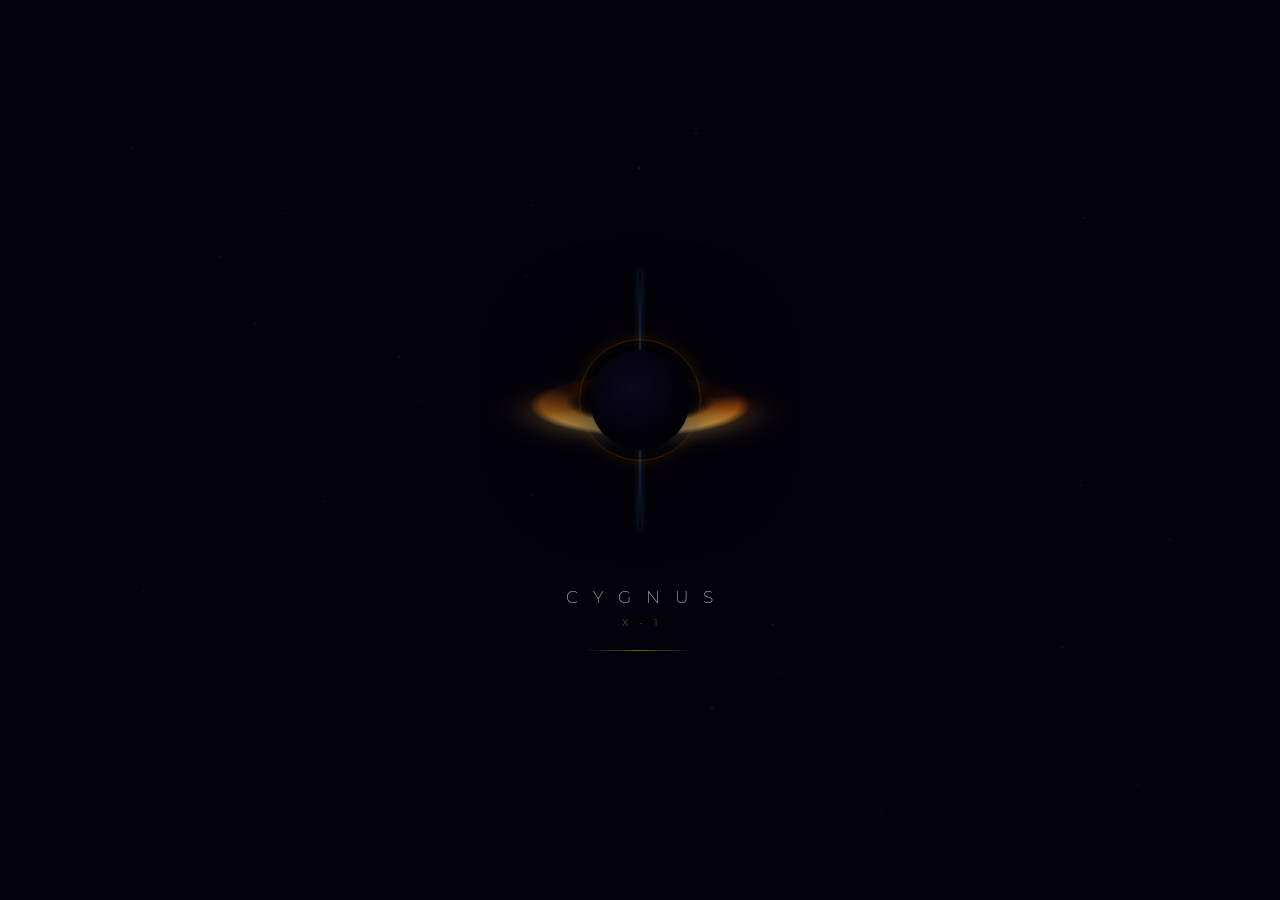
<file: index.html>
<!DOCTYPE html>
<html lang="pt-BR">
<head>
<meta charset="UTF-8">
<meta name="viewport" content="width=device-width, initial-scale=1.0">
<title>Cygnus</title>
<link href="https://fonts.googleapis.com/css2?family=Montserrat:wght@100;200;300&display=swap" rel="stylesheet">
<style>
  * { margin:0; padding:0; box-sizing:border-box; }
  html, body { width:100%; height:100%; background:#03020A; overflow:hidden; font-family:'Montserrat',sans-serif; }

  /* ══ STARFIELD ══ */
  .starfield { position:fixed; inset:0; z-index:0; pointer-events:none; }

  /* ══ BARRAS CINEMÁTICAS ══ */
  .bar { position:fixed; left:0; right:0; background:#03020A; z-index:10; }
  .bar-top    { top:0;    height:50vh; animation:openTop 1.8s cubic-bezier(0.77,0,0.18,1) 0.3s forwards; }
  .bar-bottom { bottom:0; height:50vh; animation:openBot 1.8s cubic-bezier(0.77,0,0.18,1) 0.3s forwards; }
  @keyframes openTop { to { height:9vh; } }
  @keyframes openBot { to { height:9vh; } }

  /* ══ SCANLINES ══ */
  .scanlines {
    position:fixed; inset:0; z-index:3; pointer-events:none;
    background:repeating-linear-gradient(
      to bottom,
      transparent 0px, transparent 3px,
      rgba(0,0,0,0.055) 3px, rgba(0,0,0,0.055) 4px
    );
  }

  /* ══ LAYOUT CENTRAL ══ */
  .center {
    position:fixed; inset:0; z-index:5;
    display:flex; flex-direction:column;
    align-items:center; justify-content:center;
  }

  /* ══ SISTEMA DO BURACO NEGRO ══ */
  .bh-system {
    position:relative;
    width:300px; height:300px;
    display:flex; align-items:center; justify-content:center;
    margin-bottom:36px;
    opacity:0;
    animation:fadeIn 1s ease 1.6s forwards;
  }
  @keyframes fadeIn { to { opacity:1; } }

  /* ── Jatos relativísticos ── */
  .jet {
    position:absolute;
    left:50%; transform:translateX(-50%);
    width:2px;
    opacity:0;
    animation:fadeIn 1.2s ease 2.4s forwards;
    z-index:1;
  }
  .jet-top {
    bottom:50%; height:130px;
    background:linear-gradient(to top, rgba(130,185,255,0.7) 0%, rgba(100,160,255,0.2) 60%, transparent 100%);
    box-shadow:0 0 6px rgba(130,185,255,0.4);
  }
  .jet-bottom {
    top:50%; height:130px;
    background:linear-gradient(to bottom, rgba(130,185,255,0.7) 0%, rgba(100,160,255,0.2) 60%, transparent 100%);
    box-shadow:0 0 6px rgba(130,185,255,0.4);
  }

  /* ── Disco de acreção — camada de glow ── */
  .disk-glow-wrap {
    position:absolute;
    width:290px; height:290px;
    transform:perspective(600px) rotateX(74deg) rotateZ(0deg);
    animation:diskSpin 8s linear 1.6s infinite;
    filter:blur(18px);
    opacity:0.5;
  }

  /* ── Disco de acreção — principal ── */
  .disk-wrap {
    position:absolute;
    width:270px; height:270px;
    transform:perspective(600px) rotateX(74deg) rotateZ(0deg);
    animation:diskSpin 8s linear 1.6s infinite;
  }

  @keyframes diskSpin {
    from { transform:perspective(600px) rotateX(74deg) rotateZ(0deg); }
    to   { transform:perspective(600px) rotateX(74deg) rotateZ(360deg); }
  }

  /* Conic-gradient simula o beaming relativístico (um lado mais brilhante) */
  .disk {
    width:100%; height:100%;
    border-radius:50%;
    background:conic-gradient(from 80deg,
      rgba(255,55,0,0.07)   0%,
      rgba(255,120,15,0.5)  8%,
      rgba(255,185,70,0.88) 17%,
      rgba(255,235,170,1)   23%,
      rgba(255,255,220,1)   27%,
      rgba(255,210,110,0.85)36%,
      rgba(255,140,25,0.48) 46%,
      rgba(210,60,0,0.12)   60%,
      rgba(150,35,0,0.05)   78%,
      rgba(255,55,0,0.07)   100%
    );
    -webkit-mask:radial-gradient(circle at center,
      transparent 0%, transparent 33%,
      black 39%, black 51%,
      transparent 57%, transparent 100%
    );
    mask:radial-gradient(circle at center,
      transparent 0%, transparent 33%,
      black 39%, black 51%,
      transparent 57%, transparent 100%
    );
  }

  /* ── Anel fotônico (photon sphere) ── */
  .photon-ring {
    position:absolute;
    width:122px; height:122px;
    border-radius:50%;
    border:1.5px solid rgba(255,155,35,0.32);
    box-shadow:
      0 0 16px rgba(255,130,15,0.22),
      inset 0 0 10px rgba(255,130,15,0.12);
    z-index:3;
    opacity:0;
    animation:fadeIn 0.7s ease 2.0s forwards;
  }

  /* ── Pulsos de raio-X ── */
  .xray-pulse {
    position:absolute;
    width:100px; height:100px;
    border-radius:50%;
    border:1px solid rgba(140,200,255,0.55);
    z-index:2;
    opacity:0;
    animation:xpulse 3.2s ease-out infinite;
  }
  .xray-pulse:nth-child(1) { animation-delay:2.6s; }
  .xray-pulse:nth-child(2) { animation-delay:3.7s; }
  .xray-pulse:nth-child(3) { animation-delay:4.8s; }

  @keyframes xpulse {
    0%   { transform:scale(1);   opacity:0.8; border-color:rgba(140,200,255,0.55); }
    100% { transform:scale(3.8); opacity:0;   border-color:rgba(140,200,255,0); }
  }

  /* ── Horizonte de eventos ── */
  .event-horizon {
    position:absolute;
    width:100px; height:100px;
    border-radius:50%;
    background:radial-gradient(circle at 42% 38%, #0c0820 0%, #020109 55%, #000 100%);
    box-shadow:0 0 50px rgba(0,0,0,1), 0 0 100px rgba(0,0,0,0.9);
    z-index:4;
    display:flex; align-items:center; justify-content:center;
  }

  /* ── Logo ── */
  .logo-wrap {
    width:68px; height:68px;
    border-radius:15px;
    overflow:hidden;
    position:relative;
  }
  .logo-img {
    width:68px; height:68px;
    border-radius:15px;
    object-fit:contain;
    display:block;
    opacity:0;
    clip-path:circle(0% at 50% 50%);
    animation:irisReveal 1.1s cubic-bezier(0.4,0,0.2,1) 2.2s forwards;
  }
  @keyframes irisReveal {
    0%   { opacity:1; clip-path:circle(0% at 50% 50%);
           filter:brightness(0) drop-shadow(0 0 0 rgba(245,197,24,0)); }
    50%  { clip-path:circle(62% at 50% 50%);
           filter:brightness(0.55) drop-shadow(0 0 14px rgba(245,197,24,0.35)); }
    100% { clip-path:circle(150% at 50% 50%);
           filter:brightness(1) drop-shadow(0 0 24px rgba(245,197,24,0.6)); }
  }

  /* Flash no reveal */
  .logo-flash {
    position:absolute; inset:0; border-radius:15px;
    background:#fff; opacity:0;
    animation:flash 0.32s ease 2.2s forwards;
  }
  @keyframes flash { 0%{opacity:0.5} 100%{opacity:0} }

  /* Sweep de luz */
  .logo-sweep {
    position:absolute; inset:0;
    background:linear-gradient(110deg, transparent 22%, rgba(255,255,255,0.48) 50%, transparent 78%);
    transform:translateX(-160%);
    animation:sweep 0.6s ease 3.4s forwards;
  }
  @keyframes sweep { to { transform:translateX(160%); } }

  /* ══ NOME ══ */
  .brand-letters {
    display:flex; gap:14px;
    align-items:center;
    margin-bottom:10px;
  }
  .brand-letters span {
    font-weight:200;
    font-size:1.08rem;
    letter-spacing:0.05em;
    color:rgba(255,255,255,0.78);
    opacity:0;
    transform:translateY(7px);
    animation:letterUp 0.5s cubic-bezier(0.22,1,0.36,1) forwards;
  }
  .brand-letters span:nth-child(1){animation-delay:3.55s}
  .brand-letters span:nth-child(2){animation-delay:3.68s}
  .brand-letters span:nth-child(3){animation-delay:3.81s}
  .brand-letters span:nth-child(4){animation-delay:3.94s}
  .brand-letters span:nth-child(5){animation-delay:4.07s}
  .brand-letters span:nth-child(6){animation-delay:4.20s}
  @keyframes letterUp { to { opacity:1; transform:translateY(0); } }

  /* ── Tag X-1 ── */
  .x1-tag {
    font-weight:300;
    font-size:0.6rem;
    letter-spacing:0.4em;
    text-indent:0.4em;
    color:rgba(255,155,40,0.5);
    margin-bottom:22px;
    opacity:0;
    animation:letterUp 0.7s ease 4.45s forwards;
  }

  /* ── Linha decorativa ── */
  .brand-line {
    width:0; height:1px;
    background:linear-gradient(90deg, transparent, rgba(245,197,24,0.45), transparent);
    animation:lineGrow 1s ease 4.4s forwards;
  }
  @keyframes lineGrow { to { width:110px; } }

  /* ══ SAÍDA ══ */
  body.exiting { animation:exitPage 0.65s ease forwards; }
  @keyframes exitPage { to { opacity:0; transform:scale(1.04); } }
</style>
</head>
<body>

<div class="starfield" id="starfield"></div>
<div class="scanlines"></div>
<div class="bar bar-top"></div>
<div class="bar bar-bottom"></div>

<div class="center">
  <div class="bh-system">

    <!-- Jatos relativísticos -->
    <div class="jet jet-top"></div>
    <div class="jet jet-bottom"></div>

    <!-- Disco de acreção com glow -->
    <div class="disk-glow-wrap"><div class="disk"></div></div>
    <div class="disk-wrap"><div class="disk"></div></div>

    <!-- Pulsos de raio-X -->
    <div class="xray-pulse"></div>
    <div class="xray-pulse"></div>
    <div class="xray-pulse"></div>

    <!-- Anel fotônico -->
    <div class="photon-ring"></div>

    <!-- Horizonte de eventos + logo -->
    <div class="event-horizon">
      <div class="logo-wrap">
        <img class="logo-img" src="assets/images/logo.png" alt="Cygnus">
        <div class="logo-flash"></div>
        <div class="logo-sweep"></div>
      </div>
    </div>

  </div>

  <div class="brand-letters">
    <span>C</span><span>Y</span><span>G</span><span>N</span><span>U</span><span>S</span>
  </div>
  <div class="x1-tag">X - 1</div>
  <div class="brand-line"></div>
</div>

<script src="js/utils/storage.js"></script>
<script>
/* ══ Starfield ══ */
(function () {
  const sf  = document.getElementById('starfield');
  const css = document.createElement('style');
  css.textContent = '@keyframes tw{from{opacity:var(--lo)}to{opacity:var(--hi)}}';
  document.head.appendChild(css);
  for (let i = 0; i < 160; i++) {
    const s  = document.createElement('div');
    const sz = (Math.random() * 1.8 + 0.25).toFixed(2);
    const lo = (Math.random() * 0.07 + 0.02).toFixed(2);
    const hi = (Math.random() * 0.5  + 0.08).toFixed(2);
    s.style.cssText = [
      'position:absolute', 'border-radius:50%', 'background:#fff',
      `width:${sz}px`, `height:${sz}px`,
      `left:${(Math.random() * 100).toFixed(2)}%`,
      `top:${(Math.random()  * 100).toFixed(2)}%`,
      `--lo:${lo}`, `--hi:${hi}`, `opacity:${lo}`,
      `animation:tw ${(Math.random() * 4 + 2.5).toFixed(1)}s ease-in-out `
        + `${(Math.random() * 6).toFixed(1)}s infinite alternate`,
    ].join(';');
    sf.appendChild(s);
  }
})();

/* ══ Redirect ══ */
setTimeout(() => {
  document.body.classList.add('exiting');
  setTimeout(() => {
    window.location.href = 'disclaimer.html';
  }, 620);
}, 5500);
</script>
</body>
</html>
</file>
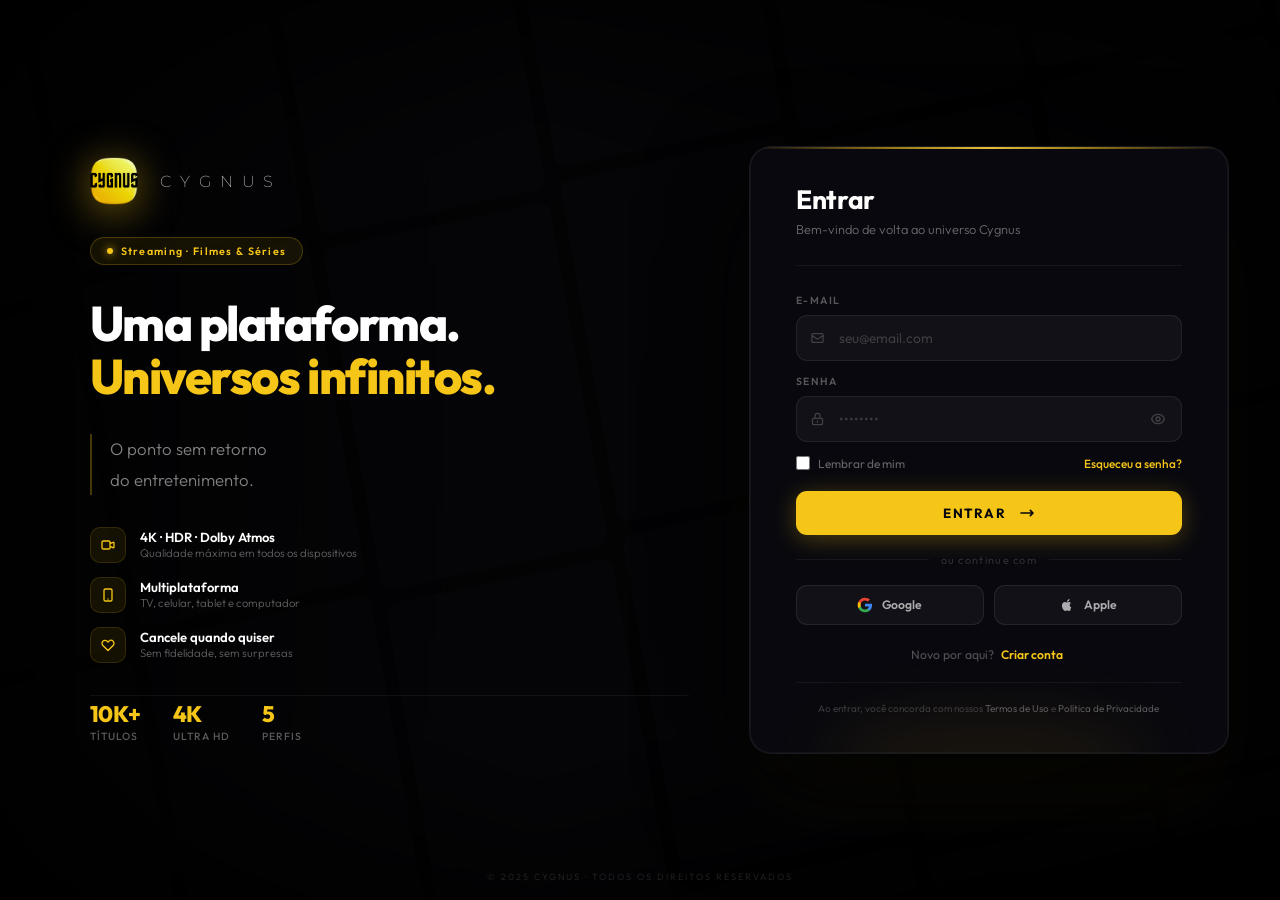
<file: login.html>
<!DOCTYPE html>
<html lang="pt-BR">
<head>
<meta charset="UTF-8">
<meta name="viewport" content="width=device-width, initial-scale=1.0">
<title>Cygnus — Login</title>
<link href="https://fonts.googleapis.com/css2?family=Outfit:wght@300;400;500;600;700;800&family=Montserrat:wght@100;200;300&display=swap" rel="stylesheet">
<style>
  :root {
    --yellow:  #F5C518;
    --yellow2: #FFD23F;
    --t:       0.2s ease;
  }

  * { margin: 0; padding: 0; box-sizing: border-box; }

  body {
    background: #0A0A0F;
    font-family: 'Outfit', sans-serif;
    height: 100vh;
    width: 100vw;
    overflow: hidden;
    display: flex;
    align-items: center;
  }

  /* ══ GRID ANIMADO ══ */
  .card-grid {
    position: fixed;
    inset: -20% -10%;
    display: flex;
    gap: 14px;
    z-index: 0;
    overflow: hidden;
    transform: rotate(-12deg) skewX(-2deg);
    transform-origin: center center;
  }

  .card-col {
    display: flex;
    flex-direction: column;
    gap: 0;
    flex-shrink: 0;
    width: calc((100vw + 22%) / 7);
  }

  .card-item {
    width: 100%;
    aspect-ratio: 2/3;
    border-radius: 10px;
    overflow: hidden;
    flex-shrink: 0;
    background: #111118;
  }

  .card-item img {
    width: 100%; height: 100%;
    object-fit: cover;
    display: block;
    opacity: 0.65;
    transition: opacity 0.4s ease;
  }

  /* ── Overlay ── */
  .grid-overlay {
    position: fixed;
    inset: 0;
    z-index: 1;
    background:
      radial-gradient(ellipse 60% 100% at 72% 50%, rgba(0,0,0,0.3) 0%, rgba(0,0,0,0.05) 100%),
      linear-gradient(to right, rgba(0,0,0,0.92) 0%, rgba(0,0,0,0.6) 42%, rgba(0,0,0,0.82) 100%),
      linear-gradient(to bottom, rgba(0,0,0,0.55) 0%, transparent 18%, transparent 82%, rgba(0,0,0,0.55) 100%);
    pointer-events: none;
  }

  /* ══ LAYOUT ══ */
  .layout {
    position: relative;
    z-index: 10;
    width: 100vw;
    height: 100vh;
    display: flex;
    align-items: center;
    justify-content: space-between;
    padding: 0 4vw 0 7vw;
    gap: 40px;
  }

  /* ── ESQUERDA ── */
  .left-side {
    flex: 1;
    display: flex;
    flex-direction: column;
    gap: 32px;
    padding-right: 20px;
    opacity: 0;
    animation: fadeLeft 0.9s 0.15s ease forwards;
  }

  @keyframes fadeLeft {
    from { opacity:0; transform:translateX(-28px); }
    to   { opacity:1; transform:translateX(0); }
  }

  .left-logo {
    display: flex;
    align-items: center;
    gap: 14px;
  }

  .left-logo img {
    width: 48px; height: 48px;
    object-fit: contain;
    border-radius: 12px;
    filter: drop-shadow(0 6px 20px rgba(245,197,24,0.5));
  }

  .left-logo span {
    font-family: 'Montserrat', sans-serif;
    font-weight: 200;
    font-size: 1rem;
    letter-spacing: 0.55em;
    text-indent: 0.55em;
    color: rgba(255,255,255,0.75);
  }

  .left-badge {
    display: inline-flex;
    align-items: center;
    gap: 8px;
    background: rgba(245,197,24,0.08);
    border: 1px solid rgba(245,197,24,0.22);
    border-radius: 99px;
    padding: 6px 16px;
    font-size: 0.67rem;
    font-weight: 600;
    color: var(--yellow);
    letter-spacing: 0.12em;
    width: fit-content;
  }

  .left-badge::before {
    content: '';
    width: 6px; height: 6px;
    border-radius: 50%;
    background: var(--yellow);
    box-shadow: 0 0 8px var(--yellow);
    animation: blink 2s infinite;
  }

  @keyframes blink { 0%,100%{opacity:1} 50%{opacity:0.2} }

  .left-headline {
    font-size: clamp(2.6rem, 3.8vw, 3.8rem);
    font-weight: 800;
    line-height: 1.08;
    color: #fff;
    letter-spacing: -0.03em;
  }

  .left-headline em {
    font-style: normal;
    color: var(--yellow);
  }

  .left-tagline {
    font-size: 1.05rem;
    font-weight: 300;
    color: rgba(255,255,255,0.5);
    line-height: 1.8;
    max-width: 380px;
    border-left: 2px solid rgba(245,197,24,0.28);
    padding-left: 18px;
  }

  /* Feature badges */
  .left-features {
    display: flex;
    flex-direction: column;
    gap: 14px;
  }

  .feature-item {
    display: flex;
    align-items: center;
    gap: 14px;
  }

  .feature-icon {
    width: 36px; height: 36px;
    border-radius: 10px;
    background: rgba(245,197,24,0.08);
    border: 1px solid rgba(245,197,24,0.14);
    display: flex;
    align-items: center;
    justify-content: center;
    flex-shrink: 0;
    color: var(--yellow);
  }

  .feature-icon svg { width: 16px; height: 16px; }

  .feature-text { display: flex; flex-direction: column; gap: 1px; }
  .feature-title { font-size: 0.82rem; font-weight: 600; color: #fff; }
  .feature-sub   { font-size: 0.7rem; color: rgba(255,255,255,0.38); font-weight: 300; }

  /* Stats */
  .left-stats {
    display: flex;
    gap: 32px;
    padding-top: 4px;
    border-top: 1px solid rgba(255,255,255,0.06);
  }

  .stat-item { display: flex; flex-direction: column; gap: 2px; }
  .stat-num  { font-size: 1.4rem; font-weight: 800; color: var(--yellow); letter-spacing: -0.02em; }
  .stat-lbl  { font-size: 0.65rem; font-weight: 500; color: rgba(255,255,255,0.35); letter-spacing: 0.1em; text-transform: uppercase; }

  /* ── DIREITA ── */
  .right-side {
    flex-shrink: 0;
    opacity: 0;
    animation: fadeRight 0.9s 0.25s ease forwards;
  }

  @keyframes fadeRight {
    from { opacity:0; transform:translateX(28px); }
    to   { opacity:1; transform:translateX(0); }
  }

  .form-card {
    width: 480px;
    background: rgba(9, 9, 15, 0.95);
    backdrop-filter: blur(32px);
    -webkit-backdrop-filter: blur(32px);
    border: 1px solid rgba(255,255,255,0.07);
    border-radius: 22px;
    padding: 0 46px 36px;
    box-shadow:
      0 40px 100px rgba(0,0,0,0.85),
      0 0 0 1px rgba(255,255,255,0.04) inset,
      0 60px 80px -20px rgba(245,197,24,0.06);
    position: relative;
    overflow: hidden;
  }

  /* Borda superior dourada */
  .form-card::before {
    content: '';
    position: absolute;
    top: 0; left: 0; right: 0;
    height: 2px;
    background: linear-gradient(90deg,
      transparent 0%,
      rgba(245,197,24,0.6) 30%,
      rgba(255,210,63,0.9) 50%,
      rgba(245,197,24,0.6) 70%,
      transparent 100%
    );
  }

  /* Glow dourado atrás do card */
  .form-card::after {
    content: '';
    position: absolute;
    bottom: -40px; left: 50%;
    transform: translateX(-50%);
    width: 70%;
    height: 80px;
    background: rgba(245,197,24,0.07);
    filter: blur(30px);
    pointer-events: none;
    border-radius: 50%;
  }

  .card-top {
    padding: 36px 0 28px;
    border-bottom: 1px solid rgba(255,255,255,0.05);
    margin-bottom: 28px;
  }

  .form-title {
    font-size: 1.65rem;
    font-weight: 700;
    color: #fff;
    margin-bottom: 5px;
    letter-spacing: -0.01em;
  }

  .form-sub {
    font-size: 0.8rem;
    color: rgba(255,255,255,0.4);
    font-weight: 300;
  }

  /* Campos */
  .field { margin-bottom: 14px; }

  .field-label {
    display: block;
    font-size: 0.65rem;
    font-weight: 600;
    color: rgba(255,255,255,0.32);
    letter-spacing: 0.14em;
    text-transform: uppercase;
    margin-bottom: 8px;
  }

  .field-wrap { position: relative; }

  .field-wrap svg.field-icon {
    position: absolute;
    left: 14px;
    top: 50%;
    transform: translateY(-50%);
    width: 15px; height: 15px;
    color: rgba(255,255,255,0.2);
    pointer-events: none;
    transition: color var(--t);
  }

  .field-wrap input {
    width: 100%;
    background: rgba(255,255,255,0.04);
    border: 1px solid rgba(255,255,255,0.07);
    border-radius: 11px;
    padding: 13px 14px 13px 42px;
    font-family: 'Outfit', sans-serif;
    font-size: 0.86rem;
    color: #fff;
    outline: none;
    transition: all var(--t);
  }

  .field-wrap input.has-eye { padding-right: 44px; }
  .field-wrap input::placeholder { color: rgba(255,255,255,0.18); }
  .field-wrap input:focus {
    background: rgba(255,255,255,0.07);
    border-color: rgba(245,197,24,0.4);
    box-shadow: 0 0 0 3px rgba(245,197,24,0.07);
  }
  .field-wrap:focus-within svg.field-icon { color: rgba(245,197,24,0.5); }

  .eye-btn {
    position: absolute;
    right: 12px; top: 50%;
    transform: translateY(-50%);
    background: none; border: none;
    cursor: pointer;
    color: rgba(255,255,255,0.2);
    padding: 4px;
    display: flex; align-items: center; justify-content: center;
    transition: color var(--t);
    z-index: 2;
  }
  .eye-btn:hover { color: rgba(255,255,255,0.55); }
  .eye-btn svg { width: 16px; height: 16px; display: block; }

  /* Linha esqueceu + lembrar */
  .extra-row {
    display: flex;
    align-items: center;
    justify-content: space-between;
    margin-top: 10px;
  }

  .remember {
    display: flex;
    align-items: center;
    gap: 8px;
    cursor: pointer;
    font-size: 0.74rem;
    color: rgba(255,255,255,0.38);
    user-select: none;
  }

  .remember input[type="checkbox"] {
    width: 14px; height: 14px;
    accent-color: var(--yellow);
    cursor: pointer;
  }

  .forgot {
    font-size: 0.74rem;
    color: var(--yellow);
    text-decoration: none;
    font-weight: 500;
    transition: opacity var(--t);
  }
  .forgot:hover { opacity: 0.7; }

  /* Botão principal */
  .btn-main {
    width: 100%;
    background: var(--yellow);
    color: #07070D;
    border: none;
    border-radius: 11px;
    padding: 14px;
    font-family: 'Outfit', sans-serif;
    font-size: 0.83rem;
    font-weight: 700;
    letter-spacing: 0.12em;
    text-transform: uppercase;
    cursor: pointer;
    margin-top: 20px;
    display: flex;
    align-items: center;
    justify-content: center;
    gap: 12px;
    transition: all var(--t);
    box-shadow: 0 4px 24px rgba(245,197,24,0.3);
  }
  .btn-main:hover {
    background: var(--yellow2);
    box-shadow: 0 8px 32px rgba(245,197,24,0.5);
    transform: translateY(-1px);
  }
  .btn-main:active { transform: translateY(0); }
  .btn-main svg { width: 16px; height: 16px; }

  /* Divisor */
  .divider {
    display: flex;
    align-items: center;
    gap: 12px;
    margin: 18px 0;
    color: rgba(255,255,255,0.16);
    font-size: 0.68rem;
    letter-spacing: 0.12em;
  }
  .divider::before, .divider::after {
    content: '';
    flex: 1; height: 1px;
    background: rgba(255,255,255,0.06);
  }

  /* Login social */
  .social-row {
    display: grid;
    grid-template-columns: 1fr 1fr;
    gap: 10px;
  }

  .btn-social {
    display: flex;
    align-items: center;
    justify-content: center;
    gap: 9px;
    padding: 11px 14px;
    background: rgba(255,255,255,0.04);
    border: 1px solid rgba(255,255,255,0.08);
    border-radius: 11px;
    font-family: 'Outfit', sans-serif;
    font-size: 0.76rem;
    font-weight: 600;
    color: rgba(255,255,255,0.65);
    cursor: pointer;
    transition: all var(--t);
  }
  .btn-social:hover {
    background: rgba(255,255,255,0.09);
    border-color: rgba(255,255,255,0.15);
    color: #fff;
    transform: translateY(-1px);
  }
  .btn-social svg { width: 16px; height: 16px; flex-shrink: 0; }

  /* Link troca de painel */
  .switch-link {
    text-align: center;
    margin-top: 22px;
    font-size: 0.76rem;
    color: rgba(255,255,255,0.3);
  }
  .switch-link button {
    background: none; border: none;
    color: var(--yellow);
    font-family: 'Outfit', sans-serif;
    font-size: 0.76rem;
    font-weight: 600;
    cursor: pointer;
    padding: 0 4px;
    transition: opacity var(--t);
  }
  .switch-link button:hover { opacity: 0.7; }

  /* Rodapé do formulário */
  .form-footer {
    text-align: center;
    margin-top: 20px;
    padding-top: 18px;
    border-top: 1px solid rgba(255,255,255,0.05);
    font-size: 0.62rem;
    color: rgba(255,255,255,0.2);
    line-height: 1.7;
  }
  .form-footer a { color: rgba(255,255,255,0.32); text-decoration: none; transition: color var(--t); }
  .form-footer a:hover { color: rgba(255,255,255,0.6); }

  /* Painéis */
  .panel { display: none; }
  .panel.active { display: block; }

  /* Footer da página */
  .page-footer {
    position: fixed;
    bottom: 18px; left: 50%;
    transform: translateX(-50%);
    z-index: 10;
    font-size: 0.57rem;
    font-weight: 300;
    letter-spacing: 0.22em;
    color: rgba(255,255,255,0.15);
    text-transform: uppercase;
    white-space: nowrap;
  }

  /* ══ RESPONSIVE ══ */
  @media (max-width: 768px) {
    body { overflow: auto; height: auto; min-height: 100vh; align-items: flex-start; }
    .layout { flex-direction: column; align-items: center; justify-content: center; padding: 40px 20px 60px; min-height: 100vh; height: auto; }
    .left-side { display: none; }
    .right-side { width: 100%; animation: none; opacity: 1; }
    .form-card { width: 100%; max-width: 480px; padding: 0 28px 32px; }
    .page-footer { display: none; }
  }

  @media (max-width: 480px) {
    .form-card { border-radius: 16px; padding: 0 20px 28px; }
    .card-top { padding: 28px 0 22px; }
  }
</style>
</head>
<body>

<!-- GRID ANIMADO -->
<div class="card-grid" id="cardGrid"></div>
<div class="grid-overlay"></div>

<!-- LAYOUT -->
<div class="layout">

  <!-- ESQUERDA -->
  <div class="left-side">
    <div class="left-logo">
      <img src="assets/images/logo.png" alt="Cygnus">
      <span>CYGNUS</span>
    </div>

    <div class="left-badge">Streaming · Filmes &amp; Séries</div>

    <h1 class="left-headline">
      Uma plataforma.<br>
      <em>Universos infinitos.</em>
    </h1>

    <p class="left-tagline">
      O ponto sem retorno<br>do entretenimento.
    </p>

    <div class="left-features">
      <div class="feature-item">
        <div class="feature-icon">
          <svg fill="none" viewBox="0 0 24 24" stroke="currentColor" stroke-width="2"><path stroke-linecap="round" stroke-linejoin="round" d="M15 10l4.553-2.069A1 1 0 0121 8.82v6.36a1 1 0 01-1.447.894L15 14M3 8a2 2 0 012-2h8a2 2 0 012 2v8a2 2 0 01-2 2H5a2 2 0 01-2-2V8z"/></svg>
        </div>
        <div class="feature-text">
          <span class="feature-title">4K · HDR · Dolby Atmos</span>
          <span class="feature-sub">Qualidade máxima em todos os dispositivos</span>
        </div>
      </div>
      <div class="feature-item">
        <div class="feature-icon">
          <svg fill="none" viewBox="0 0 24 24" stroke="currentColor" stroke-width="2"><path stroke-linecap="round" stroke-linejoin="round" d="M12 18h.01M8 21h8a2 2 0 002-2V5a2 2 0 00-2-2H8a2 2 0 00-2 2v14a2 2 0 002 2z"/></svg>
        </div>
        <div class="feature-text">
          <span class="feature-title">Multiplataforma</span>
          <span class="feature-sub">TV, celular, tablet e computador</span>
        </div>
      </div>
      <div class="feature-item">
        <div class="feature-icon">
          <svg fill="none" viewBox="0 0 24 24" stroke="currentColor" stroke-width="2"><path stroke-linecap="round" stroke-linejoin="round" d="M4.318 6.318a4.5 4.5 0 000 6.364L12 20.364l7.682-7.682a4.5 4.5 0 00-6.364-6.364L12 7.636l-1.318-1.318a4.5 4.5 0 00-6.364 0z"/></svg>
        </div>
        <div class="feature-text">
          <span class="feature-title">Cancele quando quiser</span>
          <span class="feature-sub">Sem fidelidade, sem surpresas</span>
        </div>
      </div>
    </div>

    <div class="left-stats">
      <div class="stat-item">
        <span class="stat-num">10K+</span>
        <span class="stat-lbl">Títulos</span>
      </div>
      <div class="stat-item">
        <span class="stat-num">4K</span>
        <span class="stat-lbl">Ultra HD</span>
      </div>
      <div class="stat-item">
        <span class="stat-num">5</span>
        <span class="stat-lbl">Perfis</span>
      </div>
    </div>
  </div>

  <!-- DIREITA -->
  <div class="right-side">
    <div class="form-card">

      <!-- LOGIN -->
      <div id="panel-login" class="panel active">
        <div class="card-top">
          <h2 class="form-title">Entrar</h2>
          <p class="form-sub">Bem-vindo de volta ao universo Cygnus</p>
        </div>

        <div class="field">
          <label class="field-label">E-mail</label>
          <div class="field-wrap">
            <svg class="field-icon" fill="none" viewBox="0 0 24 24" stroke="currentColor" stroke-width="2">
              <path stroke-linecap="round" stroke-linejoin="round" d="M3 8l7.89 5.26a2 2 0 002.22 0L21 8M5 19h14a2 2 0 002-2V7a2 2 0 00-2-2H5a2 2 0 00-2 2v10a2 2 0 002 2z"/>
            </svg>
            <input type="email" placeholder="seu@email.com">
          </div>
        </div>

        <div class="field">
          <label class="field-label">Senha</label>
          <div class="field-wrap">
            <svg class="field-icon" fill="none" viewBox="0 0 24 24" stroke="currentColor" stroke-width="2">
              <path stroke-linecap="round" stroke-linejoin="round" d="M12 15v2m-6 4h12a2 2 0 002-2v-6a2 2 0 00-2-2H6a2 2 0 00-2 2v6a2 2 0 002 2zm10-10V7a4 4 0 00-8 0v4h8z"/>
            </svg>
            <input type="password" id="pwd" class="has-eye" placeholder="••••••••">
            <button class="eye-btn" onclick="togglePwd()" type="button">
              <svg id="eyeIcon" fill="none" viewBox="0 0 24 24" stroke="currentColor" stroke-width="2">
                <path stroke-linecap="round" stroke-linejoin="round" d="M15 12a3 3 0 11-6 0 3 3 0 016 0z"/>
                <path stroke-linecap="round" stroke-linejoin="round" d="M2.458 12C3.732 7.943 7.523 5 12 5c4.478 0 8.268 2.943 9.542 7-1.274 4.057-5.064 7-9.542 7-4.477 0-8.268-2.943-9.542-7z"/>
              </svg>
            </button>
          </div>
        </div>

        <div class="extra-row">
          <label class="remember">
            <input type="checkbox"> Lembrar de mim
          </label>
          <a href="#" class="forgot">Esqueceu a senha?</a>
        </div>

        <button class="btn-main" onclick="window.location.href='profiles.html'">
          Entrar
          <svg fill="none" viewBox="0 0 24 24" stroke="currentColor" stroke-width="2.5">
            <path stroke-linecap="round" stroke-linejoin="round" d="M17 8l4 4m0 0l-4 4m4-4H3"/>
          </svg>
        </button>

        <div class="divider">ou continue com</div>

        <div class="social-row">
          <button class="btn-social">
            <!-- Google -->
            <svg viewBox="0 0 24 24" fill="none">
              <path d="M22.56 12.25c0-.78-.07-1.53-.2-2.25H12v4.26h5.92c-.26 1.37-1.04 2.53-2.21 3.31v2.77h3.57c2.08-1.92 3.28-4.74 3.28-8.09z" fill="#4285F4"/>
              <path d="M12 23c2.97 0 5.46-.98 7.28-2.66l-3.57-2.77c-.98.66-2.23 1.06-3.71 1.06-2.86 0-5.29-1.93-6.16-4.53H2.18v2.84C3.99 20.53 7.7 23 12 23z" fill="#34A853"/>
              <path d="M5.84 14.09c-.22-.66-.35-1.36-.35-2.09s.13-1.43.35-2.09V7.07H2.18C1.43 8.55 1 10.22 1 12s.43 3.45 1.18 4.93l3.66-2.84z" fill="#FBBC05"/>
              <path d="M12 5.38c1.62 0 3.06.56 4.21 1.64l3.15-3.15C17.45 2.09 14.97 1 12 1 7.7 1 3.99 3.47 2.18 7.07l3.66 2.84c.87-2.6 3.3-4.53 6.16-4.53z" fill="#EA4335"/>
            </svg>
            Google
          </button>
          <button class="btn-social">
            <!-- Apple -->
            <svg viewBox="0 0 24 24" fill="currentColor">
              <path d="M17.05 20.28c-.98.95-2.05.8-3.08.35-1.09-.46-2.09-.48-3.24 0-1.44.62-2.2.44-3.06-.35C2.79 15.25 3.51 7.7 9.05 7.42c1.27.07 2.15.69 2.88.73.95-.19 1.86-.76 2.94-.77 1.29.01 2.28.57 3.03 1.44-2.78 1.68-2.32 5.37.36 6.4-.47 1.37-.96 2.73-1.21 5.06zM12.03 7.25c-.15-2.23 1.66-4.07 3.74-4.25.29 2.58-2.34 4.5-3.74 4.25z"/>
            </svg>
            Apple
          </button>
        </div>

        <div class="switch-link">
          Novo por aqui?
          <button onclick="window.location.href='signup.html'">Criar conta</button>
        </div>

        <div class="form-footer">
          Ao entrar, você concorda com nossos
          <a href="#">Termos de Uso</a> e
          <a href="#">Política de Privacidade</a>
        </div>
      </div>

      <!-- CRIAR CONTA -->
      <div id="panel-signup" class="panel">
        <div class="card-top">
          <h2 class="form-title">Criar conta</h2>
          <p class="form-sub">Comece sua jornada no universo Cygnus</p>
        </div>

        <div class="field">
          <label class="field-label">Nome completo</label>
          <div class="field-wrap">
            <svg class="field-icon" fill="none" viewBox="0 0 24 24" stroke="currentColor" stroke-width="2">
              <path stroke-linecap="round" stroke-linejoin="round" d="M16 7a4 4 0 11-8 0 4 4 0 018 0zM12 14a7 7 0 00-7 7h14a7 7 0 00-7-7z"/>
            </svg>
            <input type="text" placeholder="Seu nome">
          </div>
        </div>

        <div class="field">
          <label class="field-label">E-mail</label>
          <div class="field-wrap">
            <svg class="field-icon" fill="none" viewBox="0 0 24 24" stroke="currentColor" stroke-width="2">
              <path stroke-linecap="round" stroke-linejoin="round" d="M3 8l7.89 5.26a2 2 0 002.22 0L21 8M5 19h14a2 2 0 002-2V7a2 2 0 00-2-2H5a2 2 0 00-2 2v10a2 2 0 002 2z"/>
            </svg>
            <input type="email" placeholder="seu@email.com">
          </div>
        </div>

        <div class="field">
          <label class="field-label">Senha</label>
          <div class="field-wrap">
            <svg class="field-icon" fill="none" viewBox="0 0 24 24" stroke="currentColor" stroke-width="2">
              <path stroke-linecap="round" stroke-linejoin="round" d="M12 15v2m-6 4h12a2 2 0 002-2v-6a2 2 0 00-2-2H6a2 2 0 00-2 2v6a2 2 0 002 2zm10-10V7a4 4 0 00-8 0v4h8z"/>
            </svg>
            <input type="password" placeholder="Mínimo 8 caracteres">
          </div>
        </div>

        <button class="btn-main" onclick="window.location.href='profiles.html'">
          Criar conta
          <svg fill="none" viewBox="0 0 24 24" stroke="currentColor" stroke-width="2.5">
            <path stroke-linecap="round" stroke-linejoin="round" d="M17 8l4 4m0 0l-4 4m4-4H3"/>
          </svg>
        </button>

        <div class="divider">ou continue com</div>

        <div class="social-row">
          <button class="btn-social">
            <svg viewBox="0 0 24 24" fill="none">
              <path d="M22.56 12.25c0-.78-.07-1.53-.2-2.25H12v4.26h5.92c-.26 1.37-1.04 2.53-2.21 3.31v2.77h3.57c2.08-1.92 3.28-4.74 3.28-8.09z" fill="#4285F4"/>
              <path d="M12 23c2.97 0 5.46-.98 7.28-2.66l-3.57-2.77c-.98.66-2.23 1.06-3.71 1.06-2.86 0-5.29-1.93-6.16-4.53H2.18v2.84C3.99 20.53 7.7 23 12 23z" fill="#34A853"/>
              <path d="M5.84 14.09c-.22-.66-.35-1.36-.35-2.09s.13-1.43.35-2.09V7.07H2.18C1.43 8.55 1 10.22 1 12s.43 3.45 1.18 4.93l3.66-2.84z" fill="#FBBC05"/>
              <path d="M12 5.38c1.62 0 3.06.56 4.21 1.64l3.15-3.15C17.45 2.09 14.97 1 12 1 7.7 1 3.99 3.47 2.18 7.07l3.66 2.84c.87-2.6 3.3-4.53 6.16-4.53z" fill="#EA4335"/>
            </svg>
            Google
          </button>
          <button class="btn-social">
            <svg viewBox="0 0 24 24" fill="currentColor">
              <path d="M17.05 20.28c-.98.95-2.05.8-3.08.35-1.09-.46-2.09-.48-3.24 0-1.44.62-2.2.44-3.06-.35C2.79 15.25 3.51 7.7 9.05 7.42c1.27.07 2.15.69 2.88.73.95-.19 1.86-.76 2.94-.77 1.29.01 2.28.57 3.03 1.44-2.78 1.68-2.32 5.37.36 6.4-.47 1.37-.96 2.73-1.21 5.06zM12.03 7.25c-.15-2.23 1.66-4.07 3.74-4.25.29 2.58-2.34 4.5-3.74 4.25z"/>
            </svg>
            Apple
          </button>
        </div>

        <div class="switch-link">
          Já tem uma conta?
          <button onclick="switchPanel('login')">Entrar</button>
        </div>

        <div class="form-footer">
          Ao criar uma conta, você concorda com nossos
          <a href="#">Termos de Uso</a> e
          <a href="#">Política de Privacidade</a>
        </div>
      </div>

    </div>
  </div>
</div>

<p class="page-footer">© 2025 Cygnus · Todos os direitos reservados</p>

<script src="js/api/tmdb.js"></script>
<script src="js/pages/login.js"></script>
</body>
</html>
</file>
